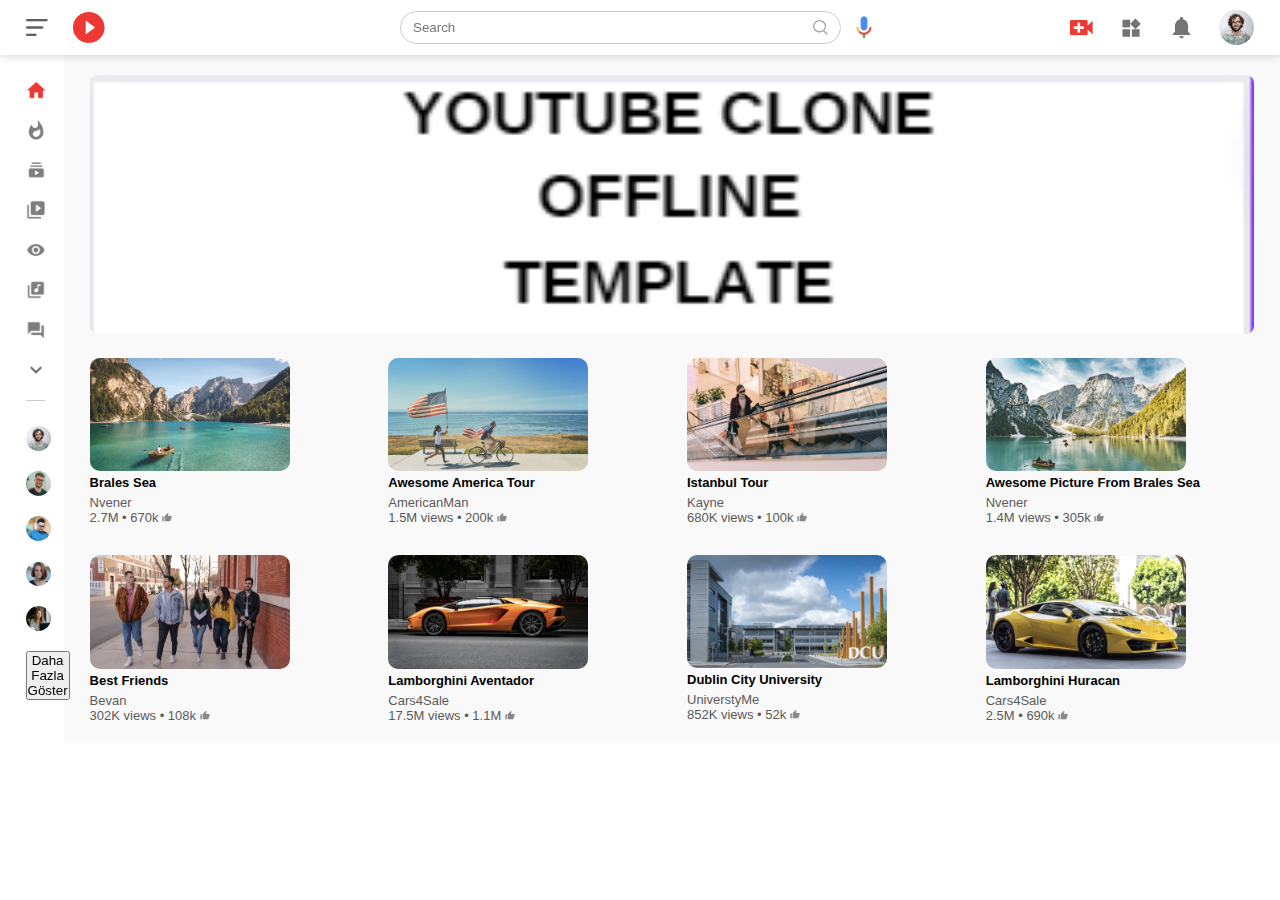
<file: index.html>
<!DOCTYPE html>
<html lang="en">

<head>
    <meta charset="UTF-8">
    <meta http-equiv="X-UA-Compatible" content="IE=edge">
    <meta name="viewport" content="width=device-width, initial-scale=1.0">
    <title>Video Sharing Platform</title>
    <link rel="stylesheet" href="style.css">
    <style>
        #videxample {
            display: none;
        }
    </style>
</head>

<body>
    <nav class="flex-div">
        <div class="nav-left flex-div">
            <img src="images/menu.png" class="menu-icon">
            <img src="images/logo.png" class="logo">
        </div>

        <div class="nav-middle flex-div">
            <div class="search-box flex-div">
                <input type="text" placeholder="Search" id="searchTextBox">
                <img src="images/search.png" onclick="search()">
            </div>
            <img src="images/voice-search.png" class="mic-icon">
        </div>

        <div class="nav-right flex-div">
            <img src="images/upload.png">
            <img src="images/more.png">
            <img src="images/notification.png">
            <img src="images/Jack.png" class="user-icon">
        </div>
    </nav>

    <!-- sidebar -->

    <div class="sidebar small-sidebar" onmouseover="showScrollbar()" onmouseout="hideScrollbar()">
        <div class="shortcut-links">
            <a href=""> <img src="images/home.png">
                <p>Home</p>
            </a>
            <a href=""> <img src="images/explore.png">
                <p>Explore</p>
            </a>
            <a href=""> <img src="images/subscriprion.png">
                <p>Subscriprion</p>
            </a>
            <a href=""> <img src="images/library.png">
                <p>Library</p>
            </a>
            <a href=""> <img src="images/history.png">
                <p>History</p>
            </a>
            <a href=""> <img src="images/playlist.png">
                <p>Playlist</p>
            </a>
            <a href=""> <img src="images/messages.png">
                <p>Messages</p>
            </a>
            <a href=""> <img src="images/show-more.png">
                <p>Show More</p>
            </a>
            <hr>
        </div>
        <div class="subscribed-list">
            <h3>SUBSCRIBED</h3>
            <a href=""> <img src="images/Jack.png">
                <p>Jack Nicholson</p>
            </a>
            <a href=""> <img src="images/simon.png">
                <p>Simon Baker</p>
            </a>
            <a href=""> <img src="images/tom.png">
                <p>Tom Hardy</p>
            </a>
            <a href=""> <img src="images/megan.png">
                <p>Megan Ryan</p>
            </a>
            <a href=""> <img src="images/cameron.png">
                <p>Cameron Diaz</p>
            </a>

            <div class="hidden-channels">
                <a href=""> <img src="images/Jack.png">
                    <p>Jack Nicholson2</p>
                </a>
                <a href=""> <img src="images/simon.png">
                    <p>Simon Baker2</p>
                </a>
                <a href=""> <img src="images/tom.png">
                    <p>Tom Hardy2</p>
                </a>
                <a href=""> <img src="images/megan.png">
                    <p>Megan Ryan2</p>
                </a>
                <a href=""> <img src="images/cameron.png">
                    <p>Cameron Diaz2</p>
                </a>
            </div>
            <button id="showMoreBtn">Daha Fazla Göster</button>
        </div>

        <div>
            <h3>Explore</h3>
        </div>
    </div>

    <!-- sidebar close -->

    <!-- main start-->
    <div class="container large-container">
        <div class="banner">
            <img src="images/banner.png" width="100">

        </div>
        <div class="list-container" id="vidlist">
                <!-- Example Video Template -->

            <div>
                <a href="play-video.html"><img src="images/thumbnail1.png" width="200"  style="border-radius: 10px;"></a>
                <div class="flex-div">
                    <!-- <img src=""> -->
                    <div class="vid-info">
                        <a href="">Brales Sea</a>
                        <p>Nvener</p>
                        <p>2.7M &bull; 670k <img src="images/like.png" width="10"></p>
                    </div>
                </div>
            </div>
            <div>
                <a href="play-video.html"><img src="images/thumbnail2.png" width="200"  style="border-radius: 10px;"></a>
                <div class="flex-div">
                    <!-- <img src=""> -->
                    <div class="vid-info">
                        <a href="">Awesome America Tour</a>
                        <p>AmericanMan</p>
                        <p>1.5M views &bull; 200k <img src="images/like.png" width="10"></p>
                    </div>
                </div>
            </div>
            <div>
                <a href="play-video.html"><img src="images/thumbnail3.png" width="200"  style="border-radius: 10px;"></a>
                <div class="flex-div">
                    <!-- <img src=""> -->
                    <div class="vid-info">
                        <a href="">Istanbul Tour </a>
                        <p>Kayne</p>
                        <p>680K views &bull; 100k <img src="images/like.png" width="10"></p>
                    </div>
                </div>
            </div>
            <div>
                <a href="play-video.html"><img src="images/thumbnail4.png" width="200"  style="border-radius: 10px;"></a>
                <div class="flex-div">
                    <!-- <img src=""> -->
                    <div class="vid-info">
                        <a href="">Awesome Picture From Brales Sea</a>
                        <p>Nvener</p>
                        <p>1.4M views &bull; 305k <img src="images/like.png" width="10"></p>
                    </div>
                </div>
            </div>
            <div>
                <a href="play-video.html"><img src="images/thumbnail5.png" width="200"  style="border-radius: 10px;"></a>
                <div class="flex-div">
                    <!-- <img src=""> -->
                    <div class="vid-info">
                        <a href="">Best Friends </a>
                        <p>Bevan</p>
                        <p>302K views &bull; 108k <img src="images/like.png" width="10"></p>
                    </div>
                </div>
            </div>
            <div>
                <a href="play-video.html"><img src="images/thumbnail6.png" width="200"  style="border-radius: 10px;"></a>
                <div class="flex-div">
                    <!-- <img src=""> -->
                    <div class="vid-info">
                        <a href="">Lamborghini Aventador</a>
                        <p>Cars4Sale</p>
                        <p>17.5M views &bull; 1.1M <img src="images/like.png" width="10"></p>
                    </div>
                </div>
            </div>
            <div>
                <a href="play-video.html"><img src="images/thumbnail7.png" width="200"  style="border-radius: 10px;"></a>
                <div class="flex-div">
                    <!-- <img src=""> -->
                    <div class="vid-info">
                        <a href="">Dublin City University </a>
                        <p>UniverstyMe</p>
                        <p>852K views &bull; 52k <img src="images/like.png" width="10"></p>
                    </div>
                </div>
            </div>
            <div>
                <a href="play-video.html"><img src="images/thumbnail8.png" width="200"  style="border-radius: 10px;"></a>
                <div class="flex-div">
                    <!-- <img src=""> -->
                    <div class="vid-info">
                        <a href="">Lamborghini Huracan</a>
                        <p>Cars4Sale</p>
                        <p>2.5M &bull; 690k <img src="images/like.png" width="10"></p>
                    </div>
                </div>
            </div>
          
                <!-- Example Video Template Ended -->

        </div>
    </div>
    <script src="https://apis.google.com/js/api.js"></script>

    <script src="index.js"></script>
    <!-- <script src="youtube.js"></script> -->
</body>

</html>
</file>
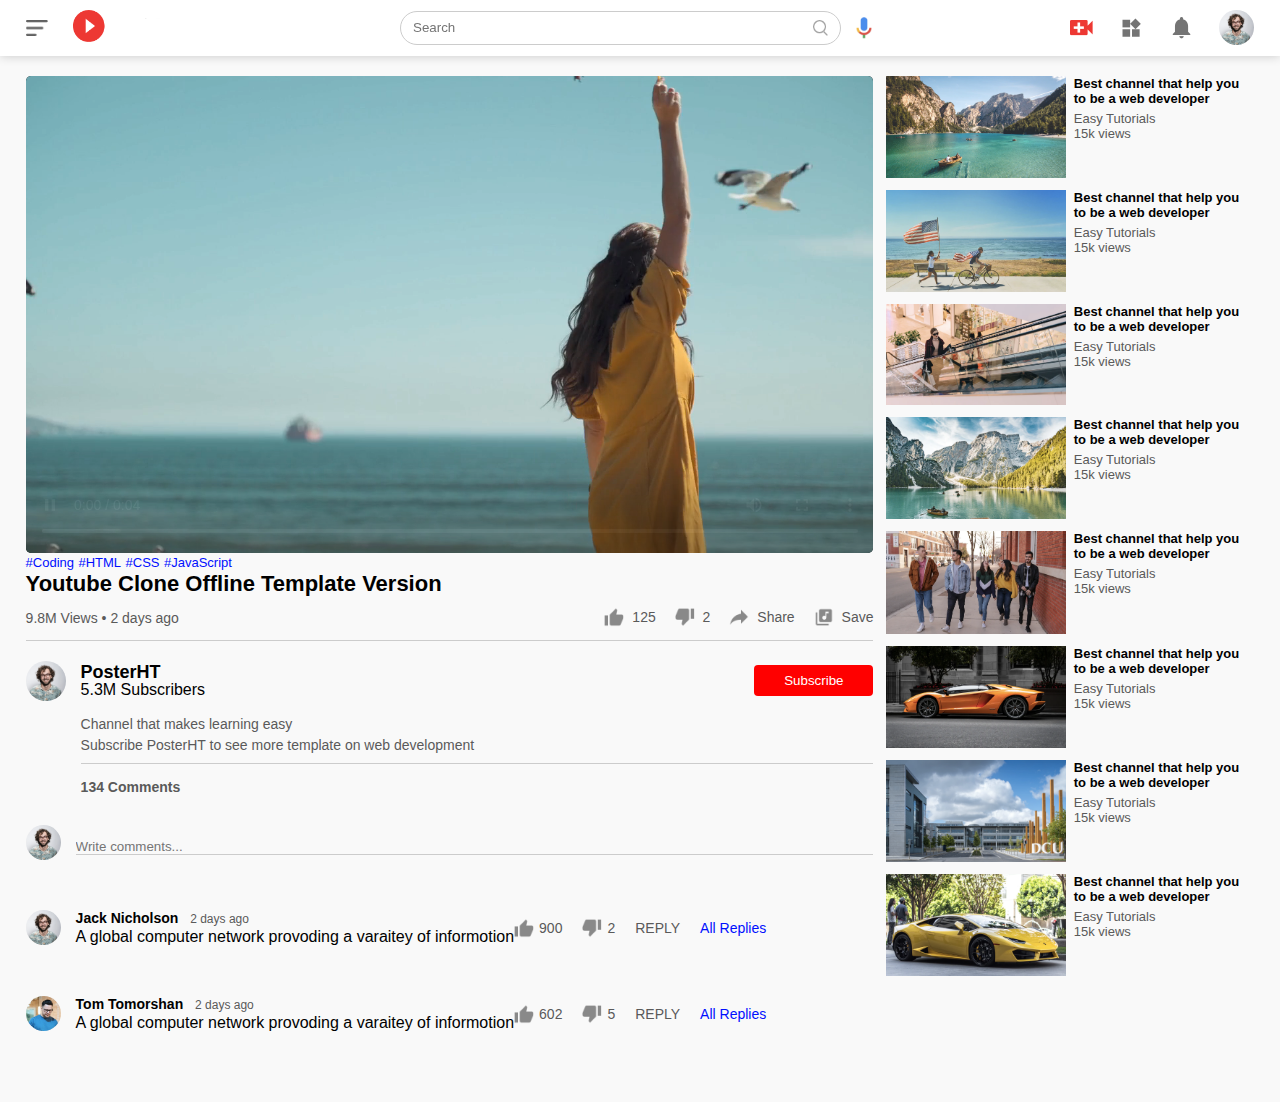
<file: play-video.html>
<!DOCTYPE html>
<html lang="en">

<head>
    <meta charset="UTF-8">
    <meta http-equiv="X-UA-Compatible" content="IE=edge">
    <meta name="viewport" content="width=device-width, initial-scale=1.0">
    <title>Play Video</title>
    <link rel="stylesheet" href="style.css">
    <style>
        .video-container {
            position: relative;
            padding-bottom: 56.25%;
            /* 16:9 en-boy oranı */
            height: 0;
            overflow: hidden;
        }

        .video-container iframe {
            border-radius: 5px;
            position: absolute;
            top: 0;
            left: 0;
            width: 100%;
            height: 100%;
        }
    </style>
</head>

<body>
    <nav class="flex-div">
        <div class="nav-left flex-div">
            <img src="images/menu.png" class="menu-icon">
            <a href="/"><img src="images/logo.png" class="logo"></a>
        </div>

        <div class="nav-middle flex-div">
            <div class="search-box flex-div">
                <input type="text" placeholder="Search">
                <img src="images/search.png">
            </div>
            <img src="images/voice-search.png" class="mic-icon">
        </div>

        <div class="nav-right flex-div">
            <img src="images/upload.png">
            <img src="images/more.png">
            <img src="images/notification.png">
            <img src="images/Jack.png" class="user-icon">
        </div>
    </nav>
   
    <div class="container play-container">
        <div class="row">
            <div class="play-video">
                <!-- <video controls autoplay>
                    <source src="images/video.mp4" type="video/mp4">
                </video> -->
                <div class="video-container">

                    <iframe src="images/video.mp4" frameborder="0"></iframe>
                    <!-- <iframe id="ytplayer" width="" height="500" src="" frameborder="0"
                        allow="accelerometer; autoplay; clipboard-write; encrypted-media; gyroscope; picture-in-picture"
                        allowfullscreen></iframe> -->
                </div>
                <div class="tags">
                    <a href="">#Coding</a>
                    <a href="">#HTML</a>
                    <a href="">#CSS</a>
                    <a href="">#JavaScript</a>
                </div>
                <h3>Youtube Clone Offline Template Version</h3>
                <div class="play-video-info">
                    <p>9.8M Views &bull; 2 days ago</p>
                    <div>
                        <a href=""><img src="images/like.png">125</a>
                        <a href=""><img src="images/dislike.png">2</a>
                        <a href=""><img src="images/share.png">Share</a>
                        <a href=""><img src="images/save.png">Save</a>

                    </div>
                </div>
                <hr>
                <div class="publisher">
                    <img src="images/Jack.png">
                    <div>
                        <p>PosterHT</p>
                        <span>5.3M Subscribers</span>
                    </div>
                    <button>Subscribe</button>

                </div>
                <div class="vid-description">
                    <p>Channel that makes learning easy</p>
                    <p>Subscribe PosterHT to see more template on web development</p>
                    <hr>
                    <h4>134 Comments</h4>
                </div>

                <div class="add-comment">
                    <img src="images/Jack.png">
                    <input type="text" placeholder="Write comments...">
                </div>

                <div class="last-comment">
                    <img src="images/Jack.png">
                    <div>
                        <h3>Jack Nicholson <span>2 days ago</span></h3>
                        <p>A global computer network provoding a varaitey of informotion</p>
                    </div>
                    <div class="acomment-action">
                        <img src="images/like.png">
                        <span>900</span>
                        <img src="images/dislike.png">
                        <span>2</span>
                        <span>REPLY</span>
                        <a href="">All Replies</a>
                    </div>

                </div>
                <div class="last-comment">
                    <img src="images/tom.png">
                    <div>
                        <h3>Tom Tomorshan <span>2 days ago</span></h3>
                        <p>A global computer network provoding a varaitey of informotion</p>
                    </div>
                    <br>
                    <div class="acomment-action">
                        <img src="images/like.png">
                        <span>602</span>
                        <img src="images/dislike.png">
                        <span>5</span>
                        <span>REPLY</span>
                        <a href="">All Replies</a>
                    </div>

                </div>

            </div>
            <div class="right-sidebar">
                <div class="side-video-list">
                    <a href="" class="small-thumbnail">
                        <img src="images/thumbnail1.png">
                    </a>
                    <div class="vid-info">
                        <a href="">Best channel that help you to be a web developer</a>
                        <p>Easy Tutorials</p>
                        <p>15k views</p>
                    </div>
                </div>
                <div class="side-video-list">
                    <a href="" class="small-thumbnail">
                        <img src="images/thumbnail2.png">
                    </a>
                    <div class="vid-info">
                        <a href="">Best channel that help you to be a web developer</a>
                        <p>Easy Tutorials</p>
                        <p>15k views</p>
                    </div>
                </div>
                <div class="side-video-list">
                    <a href="" class="small-thumbnail">
                        <img src="images/thumbnail3.png">
                    </a>
                    <div class="vid-info">
                        <a href="">Best channel that help you to be a web developer</a>
                        <p>Easy Tutorials</p>
                        <p>15k views</p>
                    </div>
                </div>
                <div class="side-video-list">
                    <a href="" class="small-thumbnail">
                        <img src="images/thumbnail4.png">
                    </a>
                    <div class="vid-info">
                        <a href="">Best channel that help you to be a web developer</a>
                        <p>Easy Tutorials</p>
                        <p>15k views</p>
                    </div>
                </div>
                <div class="side-video-list">
                    <a href="" class="small-thumbnail">
                        <img src="images/thumbnail5.png">
                    </a>
                    <div class="vid-info">
                        <a href="">Best channel that help you to be a web developer</a>
                        <p>Easy Tutorials</p>
                        <p>15k views</p>
                    </div>
                </div>
                <div class="side-video-list">
                    <a href="" class="small-thumbnail">
                        <img src="images/thumbnail6.png">
                    </a>
                    <div class="vid-info">
                        <a href="">Best channel that help you to be a web developer</a>
                        <p>Easy Tutorials</p>
                        <p>15k views</p>
                    </div>
                </div>
                <div class="side-video-list">
                    <a href="" class="small-thumbnail">
                        <img src="images/thumbnail7.png">
                    </a>
                    <div class="vid-info">
                        <a href="">Best channel that help you to be a web developer</a>
                        <p>Easy Tutorials</p>
                        <p>15k views</p>
                    </div>
                </div>
                <div class="side-video-list">
                    <a href="" class="small-thumbnail">
                        <img src="images/thumbnail8.png">
                    </a>
                    <div class="vid-info">
                        <a href="">Best channel that help you to be a web developer</a>
                        <p>Easy Tutorials</p>
                        <p>15k views</p>
                    </div>
                </div>
            </div>


        </div>
    </div>

    <script>
           /*function getQueryParams() {
            var queryParams = {};
            var queryString = window.location.search.substring(1);
            var keyValues = queryString.split('&');
            
            for (var i = 0; i < keyValues.length; i++) {
                var keyValue = keyValues[i].split('=');
                var key = decodeURIComponent(keyValue[0]);
                var value = decodeURIComponent(keyValue[1] || '');
                queryParams[key] = value;
            }
            
            return queryParams;
        }
        window.onload = function() {
            var queryParams = getQueryParams();
            var video_id = queryParams['id'];
            
            if (video_id) {
                console.log('id:', video_id);
                document.getElementById("ytplayer").src = "https://www.youtube.com/embed/"+video_id+"?autoplay=1"
            } else {
                console.log('Username parametresi bulunamadı.');
               // window.location.href = "index.html";
            }
        };
*/
    </script>
</body>

</html>
</file>
<file: style.css>
* {
  margin: 0;
 
  padding: 0;

  font-family: Roboto, Arial, sans-serif;  box-sizing: border-box;
}
a {
  text-decoration: none;
  color: #5a5a5a;
}
img {
  cursor: pointer;
}
.flex-div {
  display: flex;
  align-items: center;
}
nav {
  padding: 10px 2%;
  justify-content: space-between;
  box-shadow: 0 0 10px rgba(0, 0, 0, 0.2);
  background: #fff;
  position: sticky;
  top: 0;
  z-index: 10;
}

.nav-right img {
  width: 25px;
  margin-right: 25px;
}

.nav-right .user-icon {
  width: 35px;
  border-radius: 50%;
  margin-right: 0;
}
.nav-left .menu-icon {
  width: 22px;
  margin-right: 25px;
}
.nav-left .logo {
  width: 130px;
}
.nav-middle .mic-icon {
  width: 16px;
}
.nav-middle .search-box {
  border: 1px solid #ccc;
  margin-right: 15px;
  padding: 8px 12px;
  border-radius: 25px;
}
.nav-middle .search-box input {
  width: 400px;
  border: 0;
  outline: 0;
  background: transparent;
}
.nav-middle .search-box img {
  width: 15px;
}
/* sidebar */
.sidebar {
  background: #fff;
  width: 15%;
  height: 100vh;
  position: fixed;
  top: 0;
  padding-left: 2%;
  padding-top: 80px;
}
.shortcut-links a {
  display: flex;
  align-items: center;
  margin-bottom: 20px;
  width: fit-content;
  flex-wrap: wrap;
}
.shortcut-links a img {
  width: 20px;
  margin-right: 20px;
}
.shortcut-links a:first-child {
  color: #ed3833;
}

.sidebar hr {
  border: 0;
  height: 1px;
  background: #ccc;
  width: 85%;
}

/* SCROLLBAR SETTING */
::-webkit-scrollbar {
  width: 8px;
}

/* Track */
::-webkit-scrollbar-track {
  background: #f1f1f1;
}

/* Handle */
::-webkit-scrollbar-thumb {
  background: #888;
}

/* Handle on hover */
::-webkit-scrollbar-thumb:hover {
  background: #555;
}
/**/

/* END SCROLLBAR SETTING*/

.hidden-channels {
  display: none;
}
#showMoreBtn {
  display: block;
  margin-top: 10px;
}
/**/
.subscribed-list h3 {
  font-size: 13px;
  margin: 20px 0;
  color: #5a5a5a;
}

.subscribed-list a {
  display: flex;
  align-items: center;
  margin-bottom: 20px;
  width: fit-content;
  flex-wrap: wrap;
}

.subscribed-list a img {
  width: 25px;
  border-radius: 50%;
  margin-right: 20px;
}
.small-sidebar {
  width: 5%;
}
.small-sidebar a p {
  display: none;
}
.small-sidebar h3 {
  display: none;
}
.small-sidebar hr {
  width: 50%;
  margin-bottom: 25px;
}

/*main*/
.container {
  background: #f9f9f9;
  padding-left: 17%;
  padding-right: 2%;
  padding-top: 20px;
  padding-bottom: 20px;
}
.large-container {
  padding-left: 7%;
}
.banner {
  width: 100%;
}
.banner img {
  width: 100%;
  border-radius: 8px;
}
.list-container {
  display: grid;
  grid-template-columns: repeat(auto-fit, minmax(250px, 1fr));
  grid-column-gap: 30px;
  grid-row-gap: 30px;
  margin-top: 20px;
}


.vid-list .thumbnail {
  width: 20%;
  border-radius: 333px;
}
.vid-list .flex-div {
  align-items: flex-start;
  margin-top: 7px;
}
.vid-list .flex-div img {
  width: 35px;
  margin-right: 10px;
  border-radius: 50%;
}
.vid-info {
  color: #5a5a5a;
  font-size: 13px;
}

.vid-info a {
  color: #000;
  font-weight: 600;
  display: block;
  margin-bottom: 5px;
}

@media (max-width: 900px) {
  .menu-icon {
    display: none;
  }
  .sidebar {
    display: none;
  }
  .container,
  .large-container {
    padding-left: 5%;
    padding-right: 5%;
  }
  .nav-right img {
    display: none;
  }
  .nav-right .user-icon {
    display: block;
    width: 30px;
  }
  .nav-middle .search-box input {
    width: 100%;
  }
  .nav-middle .mic-icon {
    display: none;
  }
  .logo {
    width: 90px;
  }
}

/* play video page */

.play-container {
  padding-left: 2%;
}
.row {
  display: flex;
  justify-content: space-between;
  flex-wrap: wrap;
}
.play-video {
  flex-basis: 69%;
}
.right-sidebar {
  flex-basis: 30%;
}
.play-video video {
  width: 100%;
}
.side-video-list {
  display: flex;
  justify-content: space-between;
  margin-bottom: 8px;
}
.side-video-list img {
  width: 100%;
}
.side-video-list .small-thumbnail {
  flex-basis: 49%;
  
}
.side-video-list .vid-info {
  flex-basis: 49%;
}

.play-video .tags a {
  color: #000fff;
  font-size: 13px;
}
.play-video h3 {
  font-weight: 600;
  font-size: 22px;
}
.play-video .play-video-info {
  display: flex;
  align-items: center;
  justify-content: space-between;
  flex-wrap: wrap;
  margin-top: 10px;
  font-size: 14px;
  color: #5a5a5a;
}
.play-video .play-video-info a {
  display: inline-flex;
  align-items: center;
  margin-left: 15px;
}
.play-video .play-video-info a img {
  width: 20px;
  margin-right: 8px;
}
.play-video hr {
  border: 0;
  height: 1px;
  background: #ccc;
  margin: 10px 0;
}
.publisher {
  display: flex;
  align-items: center;
  margin-top: 20px;
}
.publisher div {
  flex: 1;
  line-height: 18px;
}
.publisher img {
  width: 40px;
  border-radius: 50%;
  margin-right: 15px;
}
.publisher div p {
  color: #000;
  font-weight: 600;
  font-size: 18px;
}
.publisher .div span {
  font-size: 13px;
  color: #5a5a5a;
}
.publisher button {
  background-color: red;
  color: #fff;
  padding: 8px 30px;
  border: 0;
  outline: 0;
  border-radius: 4px;
  cursor: pointer;
}
.vid-description {
  padding-left: 55px;
  margin: 15px 0;
}
.vid-description p {
  font-size: 14px;
  margin-bottom: 5px;
  color: #5a5a5a;
}
.vid-description h4 {
  font-size: 14px;
  color: #5a5a5a;
  margin-top: 15px;
}
.add-comment {
  display: flex;
  align-items: center;
  margin: 30px 0;
}
.add-comment img {
  width: 35px;
  border-radius: 50%;
  margin-right: 15px;
}
.add-comment input {
  border: 0;
  outline: 0;
  border-bottom: 1px solid #ccc;
  width: 100%;
  padding-top: 10px;
  background: transparent;
}
.last-comment {
  display: flex;
  align-items: center;
  margin: 50px 0;
}
.last-comment img {
  width: 35px;
  border-radius: 50%;
  margin-right: 15px;
}
.last-comment h3 {
  font-size: 14px;
  margin-bottom: 2px;
}
.last-comment h3 span {
  font-size: 12px;
  color: #5a5a5a;
  font-weight: 500;
  margin-left: 8px;
}
.last-comment .acomment-action {
  display: flex;
  align-items: center;
  margin: 8px 0;
  font-size: 14px;
}
.last-comment .acomment-action img {
  border-radius: 0;
  width: 20px;
  margin-right: 5px;
}
.last-comment .acomment-action span {
  margin-right: 20px;
  color: #5a5a5a;
}
.last-comment .acomment-action a {
  color: #000fff;
}
@media (max-width: 900px) {
  .play-video {
    flex-basis: 100%;
  }
  .right-sidebar {
    flex-basis: 100%;
  }
  .play-container {
    padding-left: 5%;
  }
  .vid-description {
    padding-left: 0;
  }
  .play-video-info a {
    margin-left: 0;
    margin-right: 15px;
    margin-top: 15px;
  }
}
</file>
